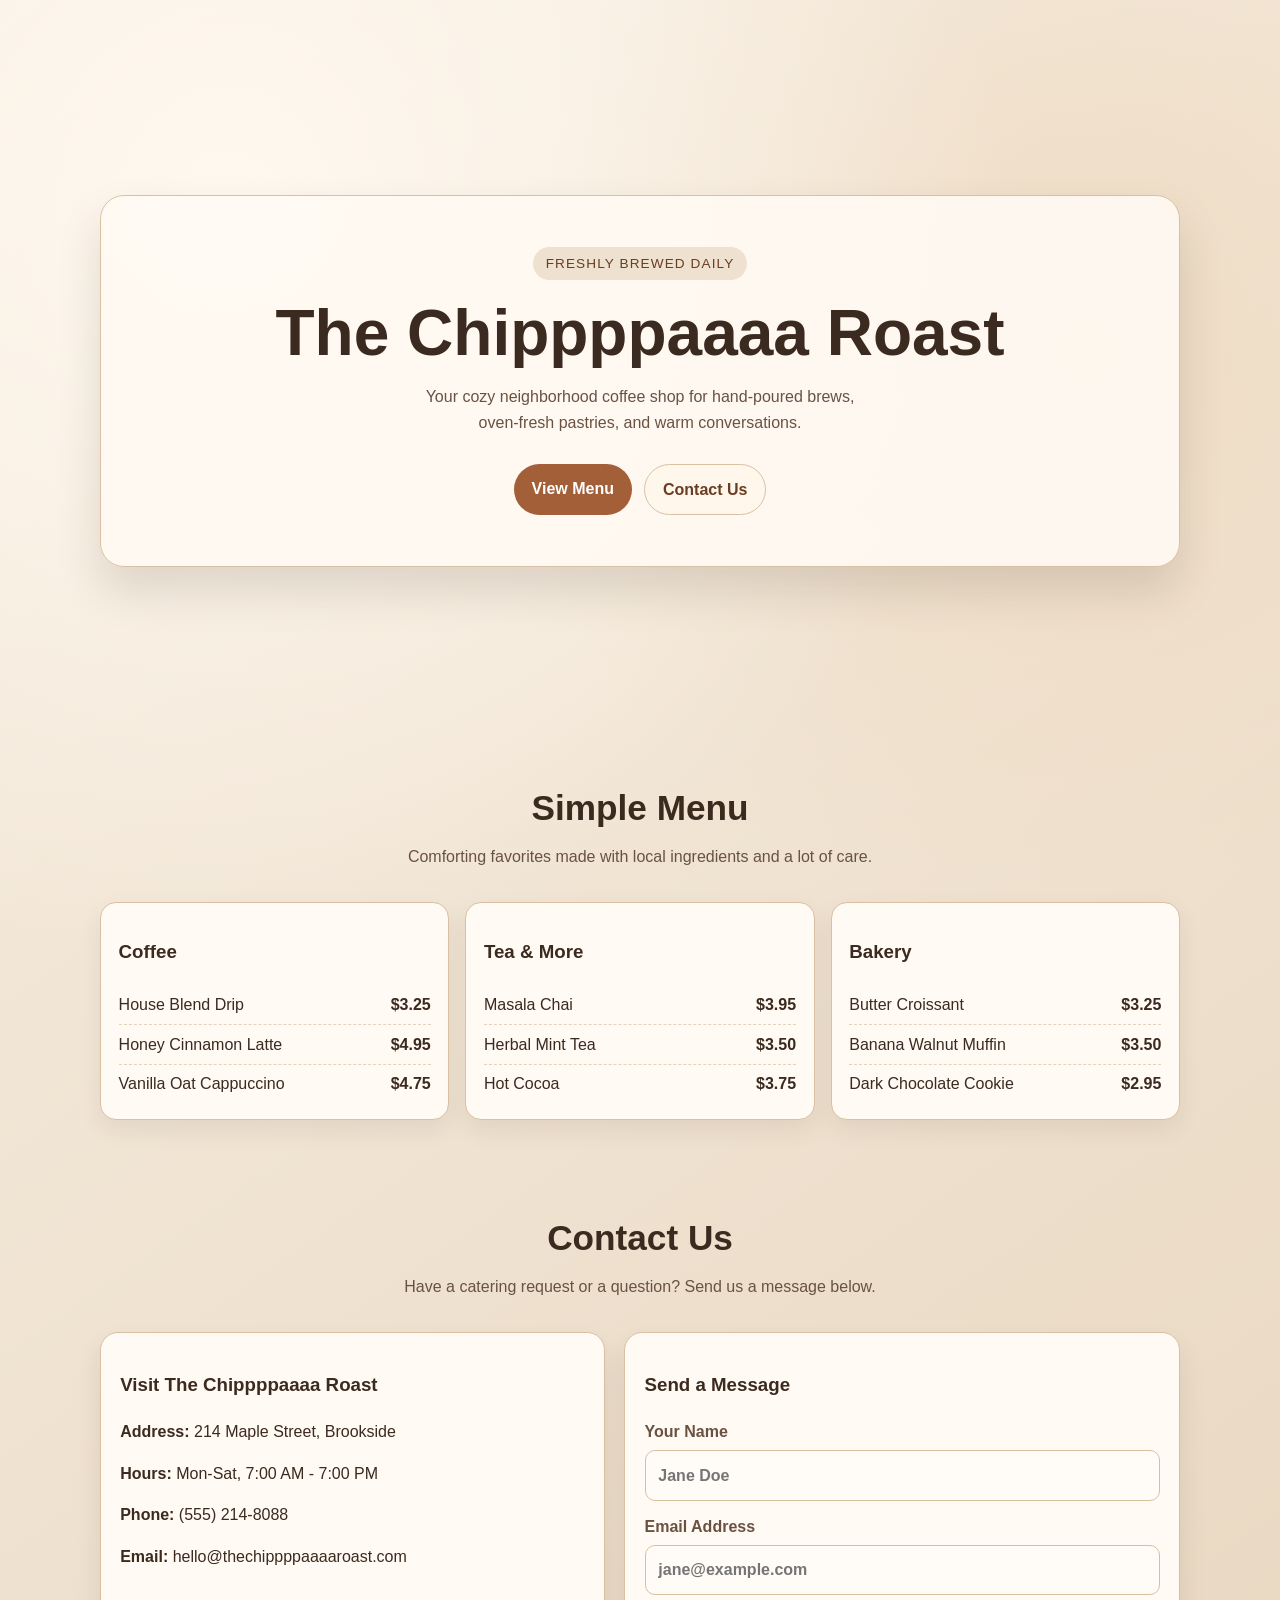
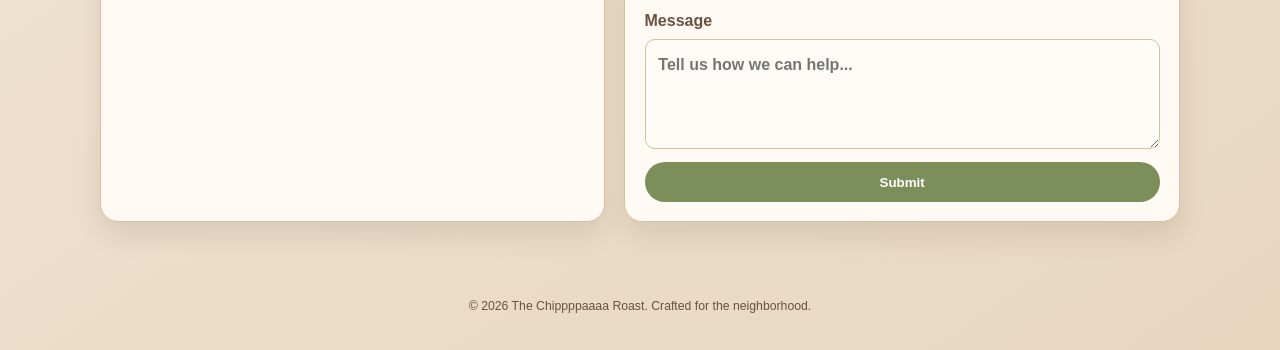
<file: Personal/Codex_Trial/Landing_Page/index.html>
﻿<!DOCTYPE html>
<html lang="en">
<head>
  <meta charset="UTF-8">
  <meta name="viewport" content="width=device-width, initial-scale=1.0">
  <title>The Chippppaaaa Roast | Neighborhood Coffee Shop</title>
  <style>
    :root {
      --bg-cream: #f7efe3;
      --bg-sand: #e8d6bf;
      --card: #fffaf3;
      --text-dark: #3b2a1f;
      --text-soft: #6a5242;
      --accent: #a25f38;
      --accent-deep: #6a3d24;
      --leaf: #7c8f5a;
      --line: #d9c0a3;
      --shadow: rgba(59, 42, 31, 0.14);
    }
    * { box-sizing: border-box; }
    body {
      margin: 0;
      font-family: "Trebuchet MS", "Segoe UI", sans-serif;
      color: var(--text-dark);
      background:
        radial-gradient(circle at 18% 10%, #fff8ef 0%, transparent 38%),
        radial-gradient(circle at 85% 18%, #efdcc4 0%, transparent 30%),
        linear-gradient(145deg, var(--bg-cream), var(--bg-sand));
      line-height: 1.6;
    }
    .container { width: min(1080px, 92%); margin: 0 auto; }
    .hero { min-height: 82vh; display: grid; place-items: center; padding: 5.5rem 0 4rem; }
    .hero-box {
      background: rgba(255, 250, 243, 0.9);
      border: 1px solid var(--line);
      border-radius: 24px;
      box-shadow: 0 24px 45px var(--shadow);
      padding: clamp(1.8rem, 4vw, 3.4rem);
      text-align: center;
      animation: fadeInUp 0.9s ease both;
    }
    .eyebrow {
      display: inline-block;
      padding: 0.35rem 0.8rem;
      border-radius: 999px;
      background: #efe1cf;
      color: var(--accent-deep);
      font-size: 0.85rem;
      letter-spacing: 0.08em;
      text-transform: uppercase;
      margin-bottom: 1rem;
    }
    h1 { font-size: clamp(2rem, 6vw, 4rem); line-height: 1.08; margin: 0.2rem 0 1rem; }
    .hero p { margin: 0 auto; max-width: 52ch; color: var(--text-soft); }
    .hero-actions { margin-top: 1.8rem; display: flex; justify-content: center; gap: 0.8rem; flex-wrap: wrap; }
    .btn { text-decoration: none; border-radius: 999px; padding: 0.72rem 1.1rem; font-weight: 700; }
    .btn-primary { background: var(--accent); color: #fff; }
    .btn-secondary { border: 1px solid var(--line); color: var(--accent-deep); background: #fff7eb; }
    section { padding: 2.6rem 0; }
    .section-title { font-size: clamp(1.5rem, 4vw, 2.2rem); margin: 0 0 0.5rem; text-align: center; }
    .section-subtitle { text-align: center; color: var(--text-soft); margin: 0 0 2rem; }
    .menu-grid { display: grid; grid-template-columns: repeat(auto-fit, minmax(220px, 1fr)); gap: 1rem; }
    .menu-card {
      background: var(--card);
      border: 1px solid var(--line);
      border-radius: 16px;
      padding: 1rem 1.1rem;
      box-shadow: 0 10px 25px rgba(59, 42, 31, 0.08);
    }
    .menu-item { display: flex; justify-content: space-between; padding: 0.4rem 0; border-bottom: 1px dashed #e5d2ba; }
    .menu-item:last-child { border-bottom: none; }
    .contact { padding: 3rem 0 4.5rem; }
    .contact-wrap { display: grid; grid-template-columns: 1fr 1.1fr; gap: 1.2rem; }
    .info-card, .form-card {
      background: var(--card);
      border: 1px solid var(--line);
      border-radius: 18px;
      padding: 1.2rem;
      box-shadow: 0 14px 26px rgba(59, 42, 31, 0.1);
    }
    form { display: grid; gap: 0.8rem; }
    label { display: grid; gap: 0.35rem; color: var(--text-soft); font-weight: 600; }
    input, textarea {
      width: 100%;
      border: 1px solid #d8bf9e;
      border-radius: 10px;
      padding: 0.72rem 0.8rem;
      font: inherit;
      background: #fffcf8;
    }
    textarea { min-height: 110px; resize: vertical; }
    button {
      border: none;
      border-radius: 999px;
      background: var(--leaf);
      color: #fff;
      font-weight: 700;
      padding: 0.78rem 1rem;
      cursor: pointer;
    }
    footer { text-align: center; color: var(--text-soft); padding-bottom: 2rem; font-size: 0.92rem; }
    @keyframes fadeInUp { from { opacity: 0; transform: translateY(18px); } to { opacity: 1; transform: translateY(0); } }
    @media (max-width: 800px) { .contact-wrap { grid-template-columns: 1fr; } }
  </style>
</head>
<body>
  <header class="hero">
    <div class="container">
      <div class="hero-box">
        <span class="eyebrow">Freshly Brewed Daily</span>
        <h1>The Chippppaaaa Roast</h1>
        <p>Your cozy neighborhood coffee shop for hand-poured brews, oven-fresh pastries, and warm conversations.</p>
        <div class="hero-actions">
          <a href="#menu" class="btn btn-primary">View Menu</a>
          <a href="#contact" class="btn btn-secondary">Contact Us</a>
        </div>
      </div>
    </div>
  </header>
  <main>
    <section id="menu">
      <div class="container">
        <h2 class="section-title">Simple Menu</h2>
        <p class="section-subtitle">Comforting favorites made with local ingredients and a lot of care.</p>
        <div class="menu-grid">
          <article class="menu-card">
            <h3>Coffee</h3>
            <div class="menu-item"><span>House Blend Drip</span><strong>$3.25</strong></div>
            <div class="menu-item"><span>Honey Cinnamon Latte</span><strong>$4.95</strong></div>
            <div class="menu-item"><span>Vanilla Oat Cappuccino</span><strong>$4.75</strong></div>
          </article>
          <article class="menu-card">
            <h3>Tea & More</h3>
            <div class="menu-item"><span>Masala Chai</span><strong>$3.95</strong></div>
            <div class="menu-item"><span>Herbal Mint Tea</span><strong>$3.50</strong></div>
            <div class="menu-item"><span>Hot Cocoa</span><strong>$3.75</strong></div>
          </article>
          <article class="menu-card">
            <h3>Bakery</h3>
            <div class="menu-item"><span>Butter Croissant</span><strong>$3.25</strong></div>
            <div class="menu-item"><span>Banana Walnut Muffin</span><strong>$3.50</strong></div>
            <div class="menu-item"><span>Dark Chocolate Cookie</span><strong>$2.95</strong></div>
          </article>
        </div>
      </div>
    </section>
    <section id="contact" class="contact">
      <div class="container">
        <h2 class="section-title">Contact Us</h2>
        <p class="section-subtitle">Have a catering request or a question? Send us a message below.</p>
        <div class="contact-wrap">
          <div class="info-card">
            <h3>Visit The Chippppaaaa Roast</h3>
            <p><strong>Address:</strong> 214 Maple Street, Brookside</p>
            <p><strong>Hours:</strong> Mon-Sat, 7:00 AM - 7:00 PM</p>
            <p><strong>Phone:</strong> (555) 214-8088</p>
            <p><strong>Email:</strong> hello@thechippppaaaaroast.com</p>
          </div>
          <div class="form-card">
            <h3>Send a Message</h3>
            <form>
              <label for="name">Your Name
                <input id="name" name="name" type="text" placeholder="Jane Doe" required>
              </label>
              <label for="email">Email Address
                <input id="email" name="email" type="email" placeholder="jane@example.com" required>
              </label>
              <label for="message">Message
                <textarea id="message" name="message" placeholder="Tell us how we can help..." required></textarea>
              </label>
              <button type="submit">Submit</button>
            </form>
          </div>
        </div>
      </div>
    </section>
  </main>
  <footer>
    <div class="container">
      <small>&copy; 2026 The Chippppaaaa Roast. Crafted for the neighborhood.</small>
    </div>
  </footer>
</body>
</html>
</file>
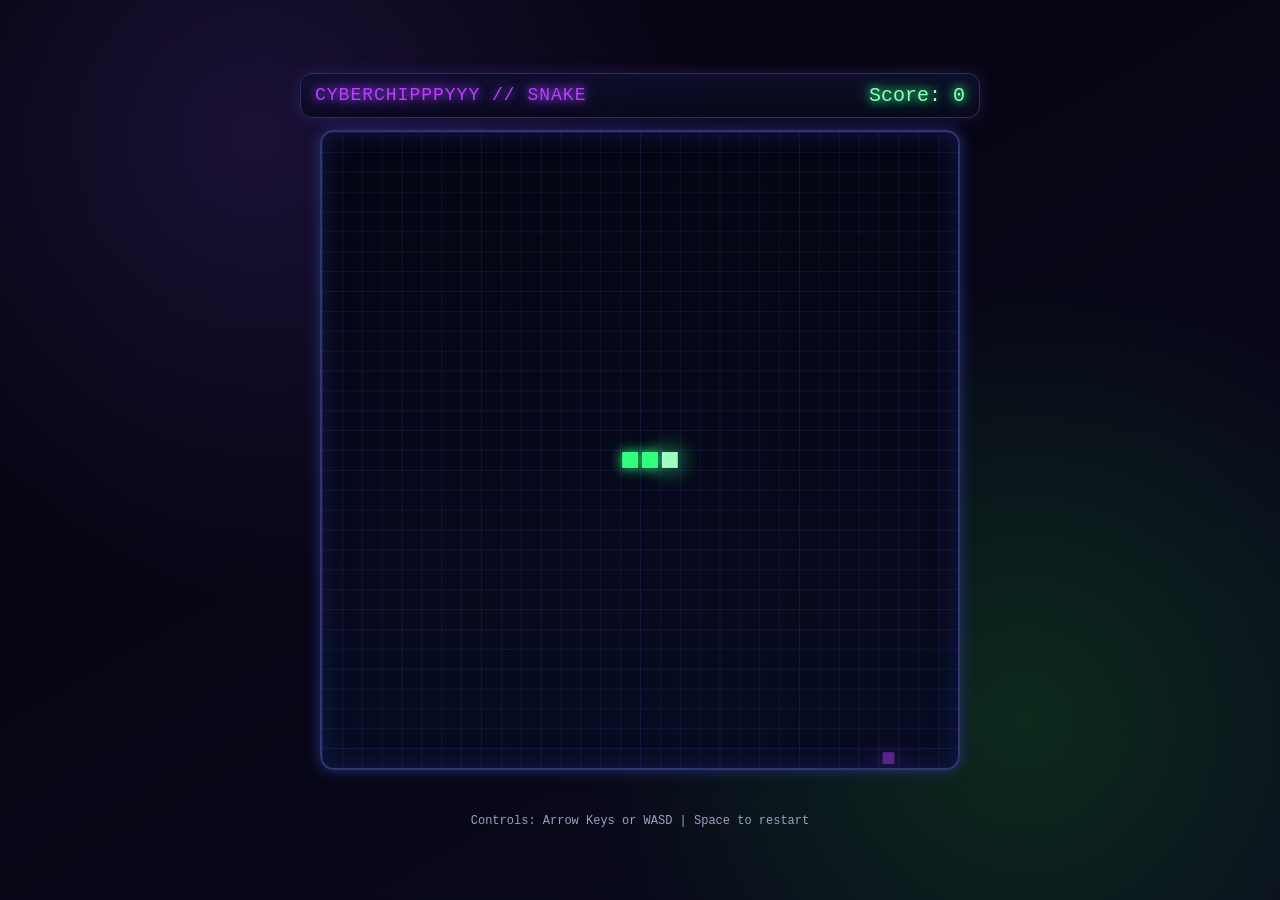
<file: Personal/Codex_Trial/Snake_Game/index.html>
<!DOCTYPE html>
<html lang="en">
<head>
  <meta charset="UTF-8" />
  <meta name="viewport" content="width=device-width, initial-scale=1.0" />
  <title>CyberChipppyyy Snake</title>
  <style>
    :root {
      --bg-1: #04020d;
      --bg-2: #0a0b1f;
      --neon-green: #32ff7e;
      --neon-green-soft: #8dffb8;
      --neon-purple: #bd3cff;
      --text: #d9e0ff;
      --danger: #ff4d7a;
    }

    * {
      box-sizing: border-box;
    }

    body {
      margin: 0;
      min-height: 100vh;
      display: grid;
      place-items: center;
      font-family: "Consolas", "Courier New", monospace;
      color: var(--text);
      background:
        radial-gradient(circle at 20% 15%, #1a1135 0%, transparent 36%),
        radial-gradient(circle at 80% 80%, #0d2a1d 0%, transparent 35%),
        linear-gradient(150deg, var(--bg-1), var(--bg-2));
      overflow: hidden;
    }

    .wrap {
      width: min(92vw, 680px);
      display: grid;
      gap: 12px;
      justify-items: center;
    }

    .hud {
      width: 100%;
      display: flex;
      justify-content: space-between;
      align-items: center;
      padding: 10px 14px;
      border: 1px solid #2d2f5c;
      border-radius: 12px;
      background: linear-gradient(180deg, #0f1130cc, #080a1ccc);
      box-shadow: 0 0 15px #4b2a9a66;
      backdrop-filter: blur(3px);
    }

    .title {
      font-size: clamp(14px, 2.2vw, 18px);
      color: var(--neon-purple);
      text-shadow: 0 0 8px #9c45ff, 0 0 18px #9c45ff;
      letter-spacing: 1px;
    }

    .score {
      font-size: clamp(15px, 2.4vw, 20px);
      color: var(--neon-green-soft);
      text-shadow: 0 0 8px #32ff7e, 0 0 16px #32ff7e;
    }

    canvas {
      width: min(92vw, 640px);
      aspect-ratio: 1 / 1;
      border: 2px solid #2f376d;
      border-radius: 14px;
      background:
        linear-gradient(180deg, #050613, #080c21);
      box-shadow:
        0 0 14px #25307a,
        inset 0 0 26px #0f1a4b;
    }

    .hint {
      font-size: 12px;
      color: #a9b0d9;
      opacity: 0.9;
      text-align: center;
    }

    .game-over {
      color: var(--danger);
      text-shadow: 0 0 8px #ff4d7a;
      font-weight: 700;
      opacity: 0;
      transition: opacity 180ms ease;
      min-height: 20px;
    }

    .game-over.show {
      opacity: 1;
    }
  </style>
</head>
<body>
  <main class="wrap">
    <header class="hud">
      <div class="title">CYBERCHIPPPYYY // SNAKE</div>
      <div class="score">Score: <span id="score">0</span></div>
    </header>

    <canvas id="game" width="640" height="640" aria-label="CyberChipppyyy Snake board"></canvas>
    <div class="game-over" id="gameOver">SYSTEM FAILURE. Press Space to reboot.</div>
    <div class="hint">Controls: Arrow Keys or WASD | Space to restart</div>
  </main>

  <script>
    const canvas = document.getElementById("game");
    const ctx = canvas.getContext("2d");
    const scoreEl = document.getElementById("score");
    const gameOverEl = document.getElementById("gameOver");

    const cells = 32;
    const size = canvas.width / cells;

    const BASE_SPEED = 140;
    const SPEED_STEP = 7;
    const MIN_SPEED = 45;

    let snake;
    let direction;
    let nextDirection;
    let food;
    let score;
    let tickMs;
    let lastTick;
    let running;

    let audioCtx;

    function ensureAudio() {
      if (!audioCtx) {
        audioCtx = new (window.AudioContext || window.webkitAudioContext)();
      }
      if (audioCtx.state === "suspended") {
        audioCtx.resume();
      }
    }

    function beep({ freq = 440, type = "sine", duration = 0.08, gain = 0.06, slideTo = null }) {
      if (!audioCtx) return;
      const now = audioCtx.currentTime;
      const osc = audioCtx.createOscillator();
      const amp = audioCtx.createGain();
      osc.type = type;
      osc.frequency.setValueAtTime(freq, now);
      if (slideTo !== null) {
        osc.frequency.exponentialRampToValueAtTime(Math.max(40, slideTo), now + duration);
      }
      amp.gain.setValueAtTime(0.0001, now);
      amp.gain.exponentialRampToValueAtTime(gain, now + 0.01);
      amp.gain.exponentialRampToValueAtTime(0.0001, now + duration);
      osc.connect(amp);
      amp.connect(audioCtx.destination);
      osc.start(now);
      osc.stop(now + duration + 0.01);
    }

    function sfxStart() {
      beep({ freq: 360, type: "triangle", duration: 0.07, gain: 0.04, slideTo: 560 });
      setTimeout(() => beep({ freq: 480, type: "square", duration: 0.07, gain: 0.04, slideTo: 720 }), 65);
    }

    function sfxEat() {
      beep({ freq: 620, type: "square", duration: 0.06, gain: 0.055, slideTo: 900 });
      setTimeout(() => beep({ freq: 940, type: "triangle", duration: 0.05, gain: 0.045 }), 35);
    }

    function sfxTurn() {
      beep({ freq: 310, type: "sine", duration: 0.03, gain: 0.02, slideTo: 280 });
    }

    function sfxFail() {
      beep({ freq: 360, type: "sawtooth", duration: 0.2, gain: 0.06, slideTo: 120 });
      setTimeout(() => beep({ freq: 170, type: "square", duration: 0.2, gain: 0.05, slideTo: 80 }), 80);
    }

    function randomFood() {
      let p;
      do {
        p = { x: Math.floor(Math.random() * cells), y: Math.floor(Math.random() * cells) };
      } while (snake.some((s) => s.x === p.x && s.y === p.y));
      return p;
    }

    function restartGame() {
      snake = [
        { x: 10, y: 16 },
        { x: 9, y: 16 },
        { x: 8, y: 16 },
      ];
      direction = { x: 1, y: 0 };
      nextDirection = { ...direction };
      score = 0;
      tickMs = BASE_SPEED;
      food = randomFood();
      lastTick = performance.now();
      running = true;
      scoreEl.textContent = "0";
      gameOverEl.classList.remove("show");
      ensureAudio();
      sfxStart();
    }

    function setDirection(x, y) {
      if (!running) return;
      if (direction.x === -x && direction.y === -y) return;
      nextDirection = { x, y };
      ensureAudio();
      sfxTurn();
    }

    function loseGame() {
      running = false;
      ensureAudio();
      sfxFail();
      gameOverEl.classList.add("show");
    }

    function update() {
      direction = nextDirection;

      const head = {
        x: snake[0].x + direction.x,
        y: snake[0].y + direction.y,
      };

      const hitWall = head.x < 0 || head.y < 0 || head.x >= cells || head.y >= cells;
      const willGrow = head.x === food.x && head.y === food.y;
      const collisionBody = willGrow ? snake : snake.slice(0, -1);
      const hitSelf = collisionBody.some((seg) => seg.x === head.x && seg.y === head.y);

      if (hitWall || hitSelf) {
        loseGame();
        return;
      }

      snake.unshift(head);

      if (willGrow) {
        score += 1;
        scoreEl.textContent = String(score);
        food = randomFood();
        tickMs = Math.max(MIN_SPEED, BASE_SPEED - score * SPEED_STEP);
        ensureAudio();
        sfxEat();
      } else {
        snake.pop();
      }
    }

    function drawGrid() {
      ctx.strokeStyle = "rgba(117, 97, 240, 0.12)";
      ctx.lineWidth = 1;
      for (let i = 0; i <= cells; i++) {
        const p = i * size + 0.5;
        ctx.beginPath();
        ctx.moveTo(p, 0);
        ctx.lineTo(p, canvas.height);
        ctx.stroke();

        ctx.beginPath();
        ctx.moveTo(0, p);
        ctx.lineTo(canvas.width, p);
        ctx.stroke();
      }
    }

    function drawFood(time) {
      const flicker = 0.55 + Math.sin(time * 0.025) * 0.25 + Math.random() * 0.15;
      const px = food.x * size;
      const py = food.y * size;

      ctx.save();
      ctx.shadowBlur = 20 + Math.random() * 8;
      ctx.shadowColor = "#bd3cff";
      ctx.fillStyle = `rgba(189, 60, 255, ${Math.min(1, flicker)})`;
      const inset = 4 + Math.random() * 1.2;
      ctx.fillRect(px + inset, py + inset, size - inset * 2, size - inset * 2);
      ctx.restore();
    }

    function drawSnake() {
      for (let i = snake.length - 1; i >= 0; i--) {
        const seg = snake[i];
        const px = seg.x * size;
        const py = seg.y * size;
        const head = i === 0;

        ctx.save();
        ctx.shadowBlur = head ? 22 : 14;
        ctx.shadowColor = "#32ff7e";
        ctx.fillStyle = head ? "#9dffbf" : "#32ff7e";
        ctx.fillRect(px + 2, py + 2, size - 4, size - 4);
        ctx.restore();
      }
    }

    function draw(time) {
      ctx.clearRect(0, 0, canvas.width, canvas.height);
      drawGrid();
      drawFood(time);
      drawSnake();
    }

    function loop(time) {
      if (running && time - lastTick >= tickMs) {
        update();
        lastTick = time;
      }
      draw(time);
      requestAnimationFrame(loop);
    }

    window.addEventListener("keydown", (e) => {
      const key = e.key.toLowerCase();

      if (key === " ") {
        e.preventDefault();
        restartGame();
        return;
      }

      if (["arrowup", "arrowdown", "arrowleft", "arrowright", "w", "a", "s", "d"].includes(key)) {
        e.preventDefault();
      }

      if (key === "arrowup" || key === "w") setDirection(0, -1);
      if (key === "arrowdown" || key === "s") setDirection(0, 1);
      if (key === "arrowleft" || key === "a") setDirection(-1, 0);
      if (key === "arrowright" || key === "d") setDirection(1, 0);
    });

    canvas.addEventListener("pointerdown", () => {
      ensureAudio();
      if (!running) restartGame();
    });

    restartGame();
    requestAnimationFrame(loop);
  </script>
</body>
</html>
</file>
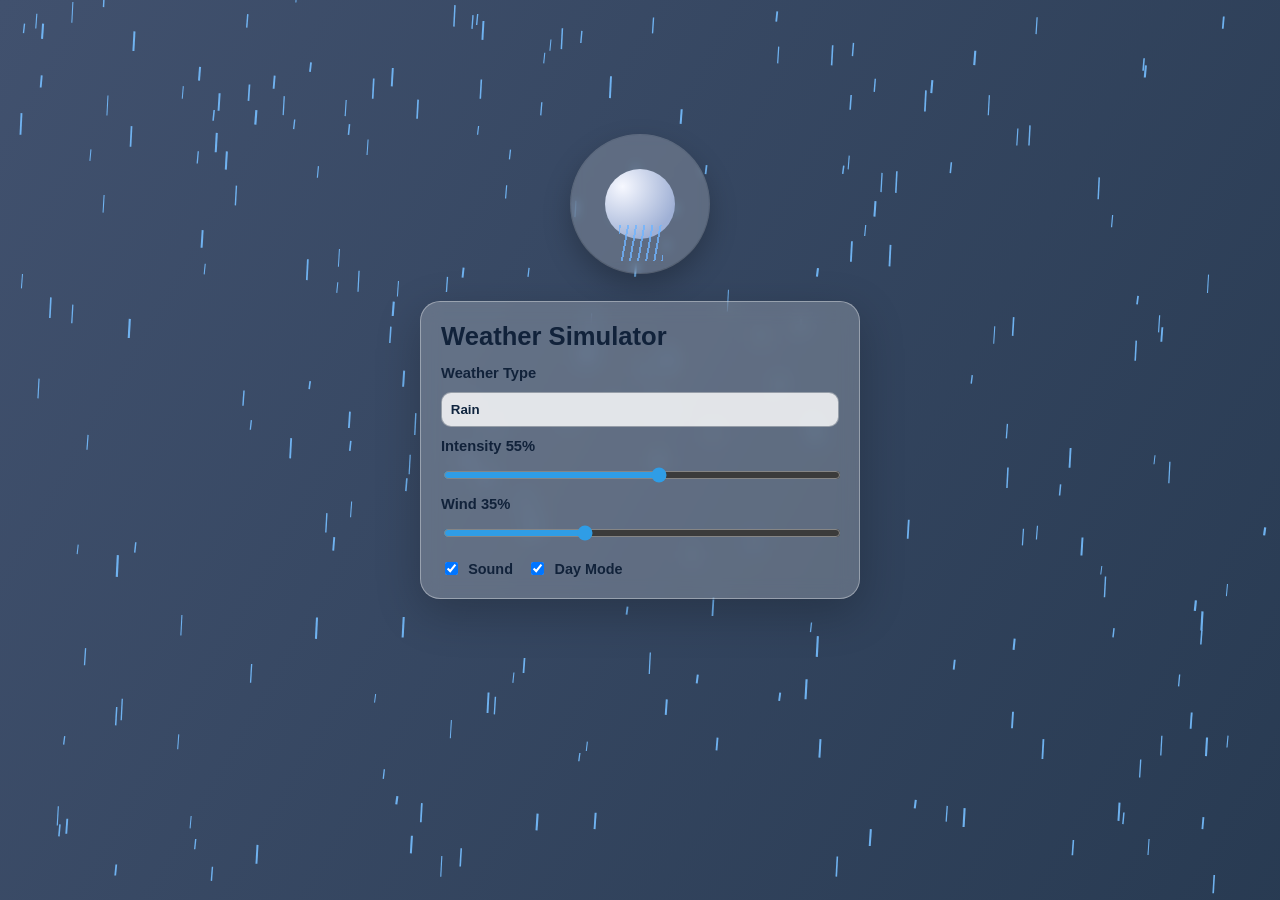
<file: Personal/Codex_Trial/Weather_Simulator/index.html>
﻿<!DOCTYPE html>
<html lang="en">
<head>
  <meta charset="UTF-8" />
  <meta name="viewport" content="width=device-width, initial-scale=1.0" />
  <title>Interactive Weather Simulator</title>
  <link rel="stylesheet" href="./style.css" />
</head>
<body class="weather-rain day">
  <canvas id="weather-canvas" aria-hidden="true"></canvas>
  <div id="flash-overlay" aria-hidden="true"></div>

  <main class="app">
    <section class="icon-stage" aria-live="polite">
      <div id="weather-icon" class="weather-icon rain" role="img" aria-label="Rain weather icon">
        <div class="icon-core"></div>
      </div>
    </section>

    <section class="control-panel" aria-label="Weather controls">
      <h1>Weather Simulator</h1>

      <label for="weather-select">Weather Type</label>
      <select id="weather-select">
        <option value="rain" selected>Rain</option>
        <option value="snow">Snow</option>
        <option value="sun">Sun</option>
      </select>

      <label for="intensity">Intensity <span id="intensity-value">55</span>%</label>
      <input id="intensity" type="range" min="1" max="100" value="55" />

      <label for="wind">Wind <span id="wind-value">35</span>%</label>
      <input id="wind" type="range" min="0" max="100" value="35" />

      <div class="toggles">
        <label class="switch-wrap" for="sound-toggle">
          <input id="sound-toggle" type="checkbox" checked />
          <span>Sound</span>
        </label>

        <label class="switch-wrap" for="day-night-toggle">
          <input id="day-night-toggle" type="checkbox" checked />
          <span>Day Mode</span>
        </label>
      </div>
    </section>
  </main>

  <script src="./script.js"></script>
</body>
</html>
</file>
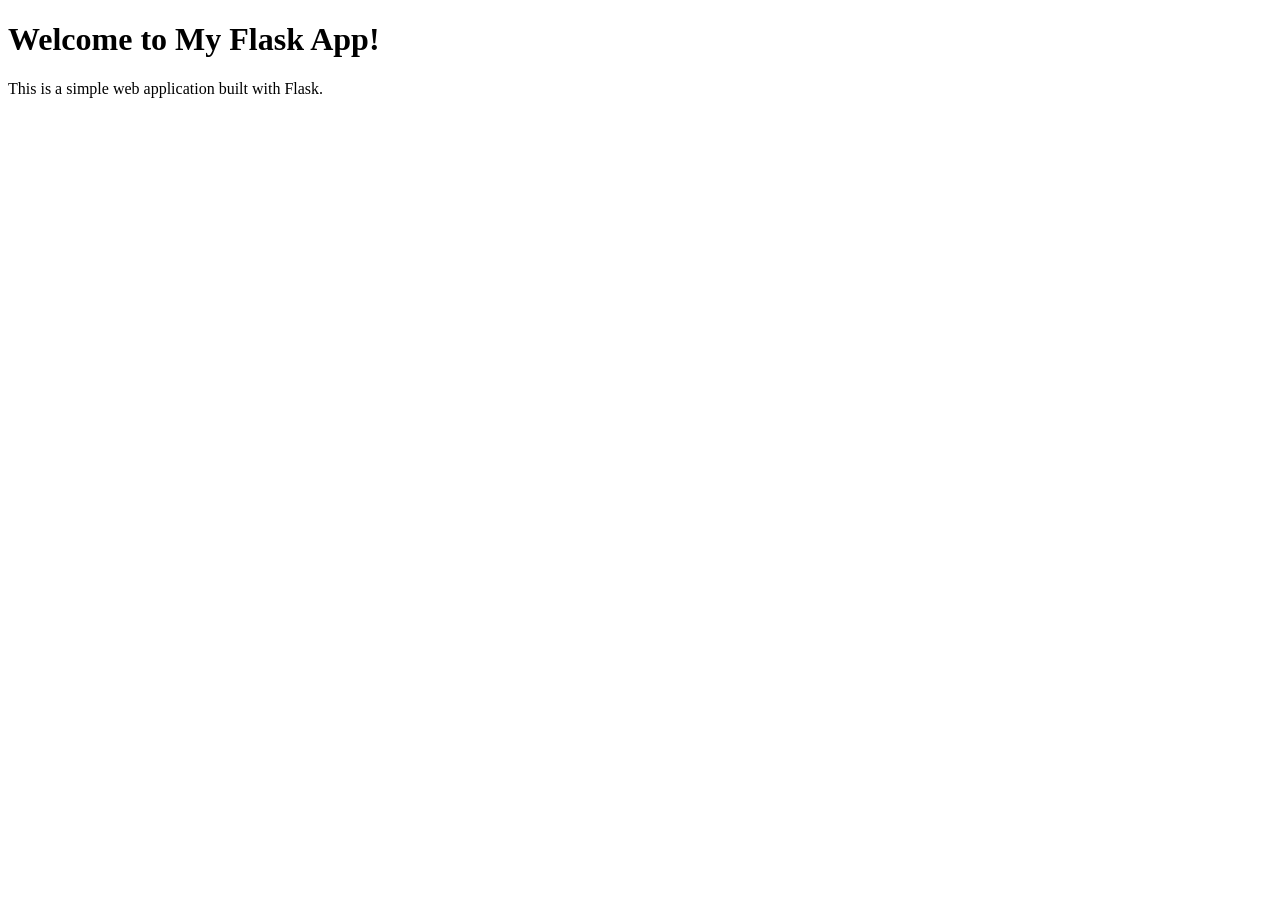
<file: Udemy/5_ Complete Computer Vision Bootcamp With PyTorch & Tensorflow/Code/Complete-Python-Bootcamp-main/13-Flask/flask/templates/index.html>
<!DOCTYPE html>
<html lang="en">
<head>
    <meta charset="UTF-8">
    <title>Flask App</title>
</head>
<body>
    <h1>Welcome to My Flask App!</h1>
    <p>This is a simple web application built with Flask.</p>
</body>
</html>
</file>
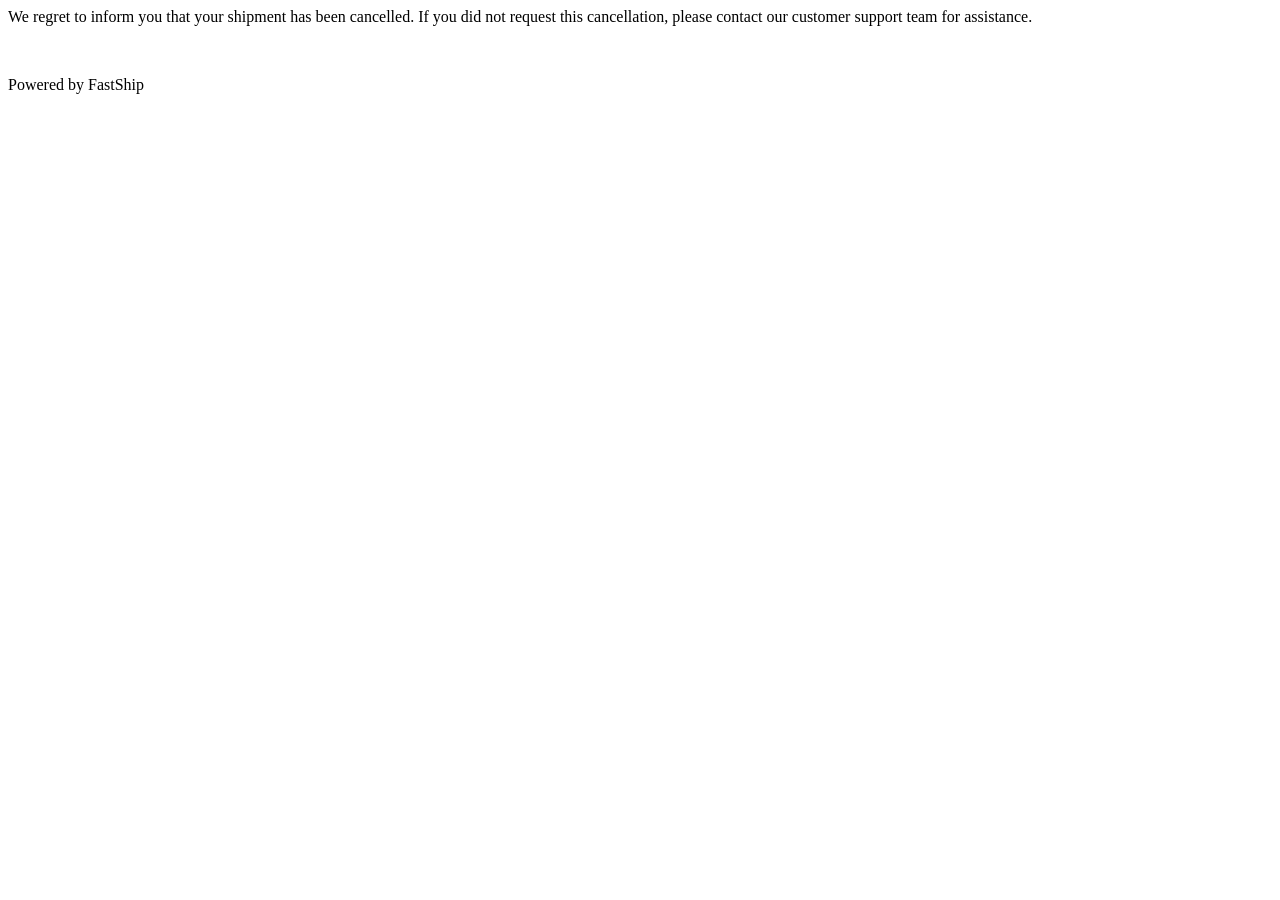
<file: Coursera/3_Ultimate Guide to FastAPI and Backend Development Specialization/2_Intermediate Backend Development with FastAPI/10-Email Confirmation/app/templates/mail_cancelled.html>
<body>
    <p>We regret to inform you that your shipment has been cancelled. If you did not request this cancellation, please
        contact our customer support team for assistance.</p>
    <br>
    <p>Powered by FastShip</p>
</body>
</file>
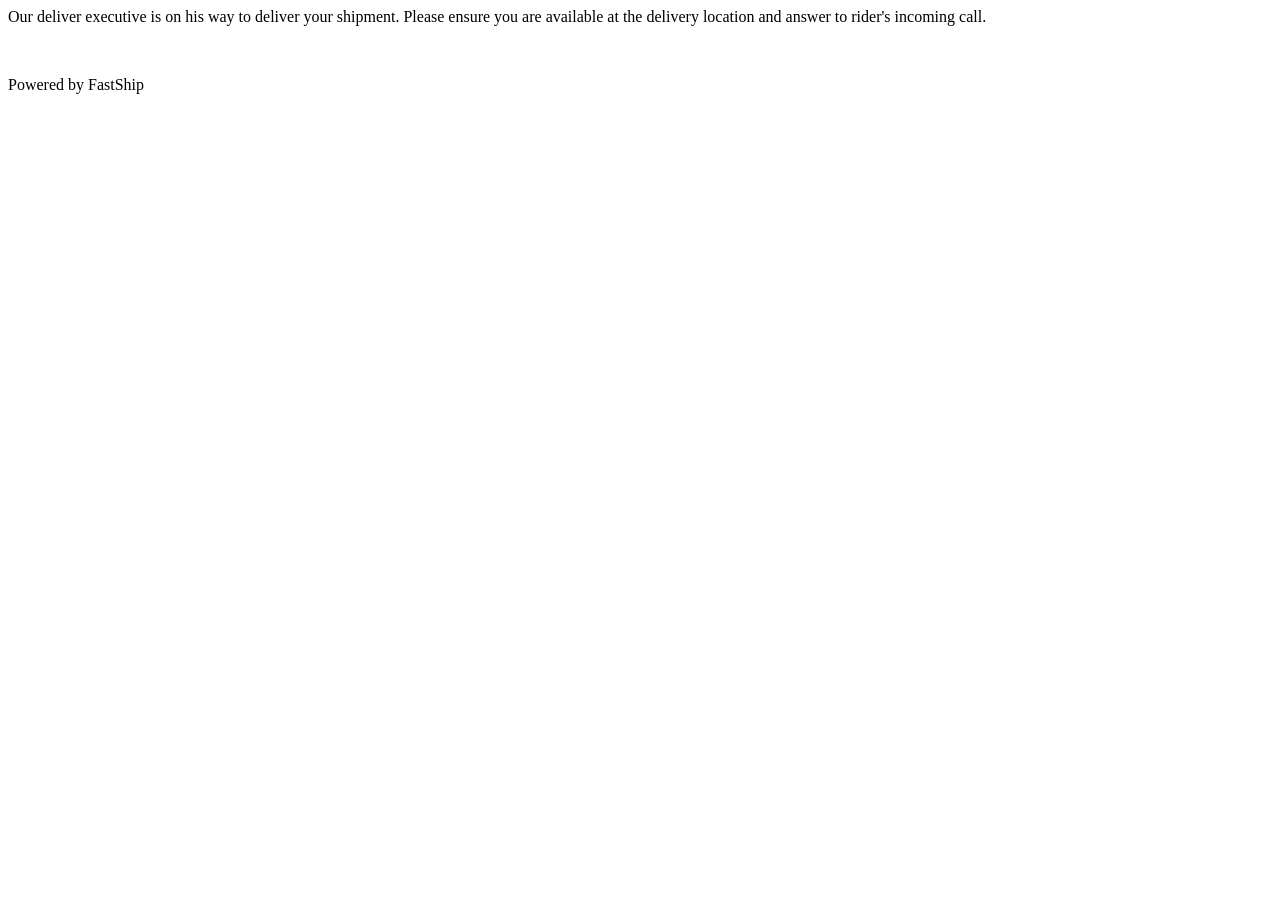
<file: Coursera/3_Ultimate Guide to FastAPI and Backend Development Specialization/2_Intermediate Backend Development with FastAPI/10-Email Confirmation/app/templates/mail_out_for_delivery.html>
<body>
    <p>Our deliver executive is on his way to deliver your shipment. Please ensure you are available at the delivery
        location and answer to rider's incoming call.</p>
    <br>
    <p>Powered by FastShip</p>
</body>
</file>
<file: Personal/Codex_Trial/Weather_Simulator/style.css>
﻿:root {
  --panel-bg: rgba(255, 255, 255, 0.22);
  --panel-border: rgba(255, 255, 255, 0.35);
  --text-color: #f4f7ff;
  --shadow: 0 14px 45px rgba(0, 0, 0, 0.22);
}

* {
  box-sizing: border-box;
}

html,
body {
  margin: 0;
  width: 100%;
  height: 100%;
  font-family: "Segoe UI", Tahoma, Geneva, Verdana, sans-serif;
  color: var(--text-color);
  overflow: hidden;
}

body {
  position: relative;
  transition: background 900ms ease;
}

body::before {
  content: "";
  position: fixed;
  inset: 0;
  z-index: -3;
  background-size: 260% 260%;
  animation: skyShift 16s ease infinite;
}

body.weather-rain.day::before {
  background-image: linear-gradient(120deg, #41516e, #21344a, #5b7699);
}

body.weather-rain.night::before {
  background-image: linear-gradient(120deg, #171e2f, #0d1322, #304563);
}

body.weather-snow.day::before {
  background-image: linear-gradient(120deg, #d9ecfb, #c1e0f5, #edf5fb);
}

body.weather-snow.night::before {
  background-image: linear-gradient(120deg, #445a73, #2c3f57, #5f7691);
}

body.weather-sun.day::before {
  background-image: linear-gradient(120deg, #64c4ff, #2ea3ff, #b2ecff);
}

body.weather-sun.night::before {
  background-image: linear-gradient(120deg, #1f2d54, #162343, #2f4681);
}

#weather-canvas {
  position: fixed;
  inset: 0;
  z-index: -2;
}

#flash-overlay {
  position: fixed;
  inset: 0;
  z-index: -1;
  background: white;
  opacity: 0;
  pointer-events: none;
  transition: opacity 140ms linear;
}

.app {
  min-height: 100vh;
  display: grid;
  place-items: center;
  padding: 1.4rem;
}

.icon-stage {
  position: absolute;
  top: 15%;
  left: 50%;
  transform: translateX(-50%);
}

.weather-icon {
  width: 138px;
  height: 138px;
  display: grid;
  place-items: center;
  position: relative;
  border-radius: 50%;
  background: rgba(255, 255, 255, 0.2);
  backdrop-filter: blur(5px);
  box-shadow: 0 0 0 1px rgba(255, 255, 255, 0.2), 0 12px 28px rgba(0, 0, 0, 0.25);
  transition: transform 450ms ease, background 450ms ease;
}

.weather-icon .icon-core {
  width: 70px;
  height: 70px;
  position: relative;
}

.weather-icon.rain .icon-core {
  border-radius: 40px;
  background: radial-gradient(circle at 25% 25%, #f6f8ff, #9fb0d5 75%);
}

.weather-icon.rain .icon-core::after {
  content: "";
  position: absolute;
  left: 14px;
  top: 56px;
  width: 44px;
  height: 36px;
  background: repeating-linear-gradient(
    100deg,
    rgba(111, 180, 255, 0.8) 0,
    rgba(111, 180, 255, 0.8) 2px,
    transparent 2px,
    transparent 8px
  );
  animation: rainIcon 0.7s linear infinite;
}

.weather-icon.snow .icon-core {
  border-radius: 50%;
  background: radial-gradient(circle at 35% 35%, #ffffff, #cfe2ff 75%);
}

.weather-icon.snow .icon-core::after,
.weather-icon.snow .icon-core::before {
  content: "";
  position: absolute;
  border-radius: 50%;
  background: rgba(255, 255, 255, 0.95);
}

.weather-icon.snow .icon-core::before {
  width: 16px;
  height: 16px;
  left: -15px;
  top: 18px;
}

.weather-icon.snow .icon-core::after {
  width: 12px;
  height: 12px;
  right: -10px;
  top: 26px;
  animation: drift 2.2s ease-in-out infinite alternate;
}

.weather-icon.sun .icon-core {
  border-radius: 50%;
  background: radial-gradient(circle at 30% 30%, #fff8b5, #ffc24a 70%);
  box-shadow: 0 0 35px rgba(255, 198, 77, 0.75);
}

.weather-icon.sun .icon-core::before {
  content: "";
  position: absolute;
  inset: -20px;
  border-radius: 50%;
  border: 5px dashed rgba(255, 224, 110, 0.9);
  animation: spin 9s linear infinite;
}

.control-panel {
  width: min(440px, 92vw);
  padding: 1.25rem;
  border-radius: 20px;
  background: var(--panel-bg);
  border: 1px solid var(--panel-border);
  backdrop-filter: blur(10px);
  box-shadow: var(--shadow);
  display: grid;
  gap: 0.7rem;
  color: #11223a;
}

h1 {
  margin: 0 0 0.2rem;
  font-size: clamp(1.15rem, 2.4vw, 1.6rem);
}

label {
  font-size: 0.92rem;
  font-weight: 600;
}

select,
input[type="range"] {
  width: 100%;
}

select {
  appearance: none;
  -webkit-appearance: none;
  background: rgba(255, 255, 255, 0.82);
  border: 1px solid rgba(11, 28, 50, 0.35);
  color: #10253f;
  border-radius: 10px;
  padding: 0.55rem;
  font-weight: 600;
}

select option {
  color: #10253f;
  background: #eef5ff;
}

input[type="range"] {
  accent-color: #2f9de6;
}

.toggles {
  display: flex;
  flex-wrap: wrap;
  gap: 0.9rem;
  margin-top: 0.3rem;
}

.switch-wrap {
  display: inline-flex;
  align-items: center;
  gap: 0.45rem;
  font-size: 0.9rem;
}

@keyframes skyShift {
  0% {
    background-position: 0% 50%;
  }
  50% {
    background-position: 100% 50%;
  }
  100% {
    background-position: 0% 50%;
  }
}

@keyframes spin {
  to {
    transform: rotate(360deg);
  }
}

@keyframes rainIcon {
  to {
    transform: translateY(12px);
  }
}

@keyframes drift {
  to {
    transform: translate(-4px, 3px);
  }
}

@media (max-width: 620px) {
  .icon-stage {
    top: 10%;
  }

  .weather-icon {
    width: 118px;
    height: 118px;
  }

  .weather-icon .icon-core {
    width: 62px;
    height: 62px;
  }

  .control-panel {
    padding: 1rem;
    gap: 0.6rem;
  }
}
</file>
